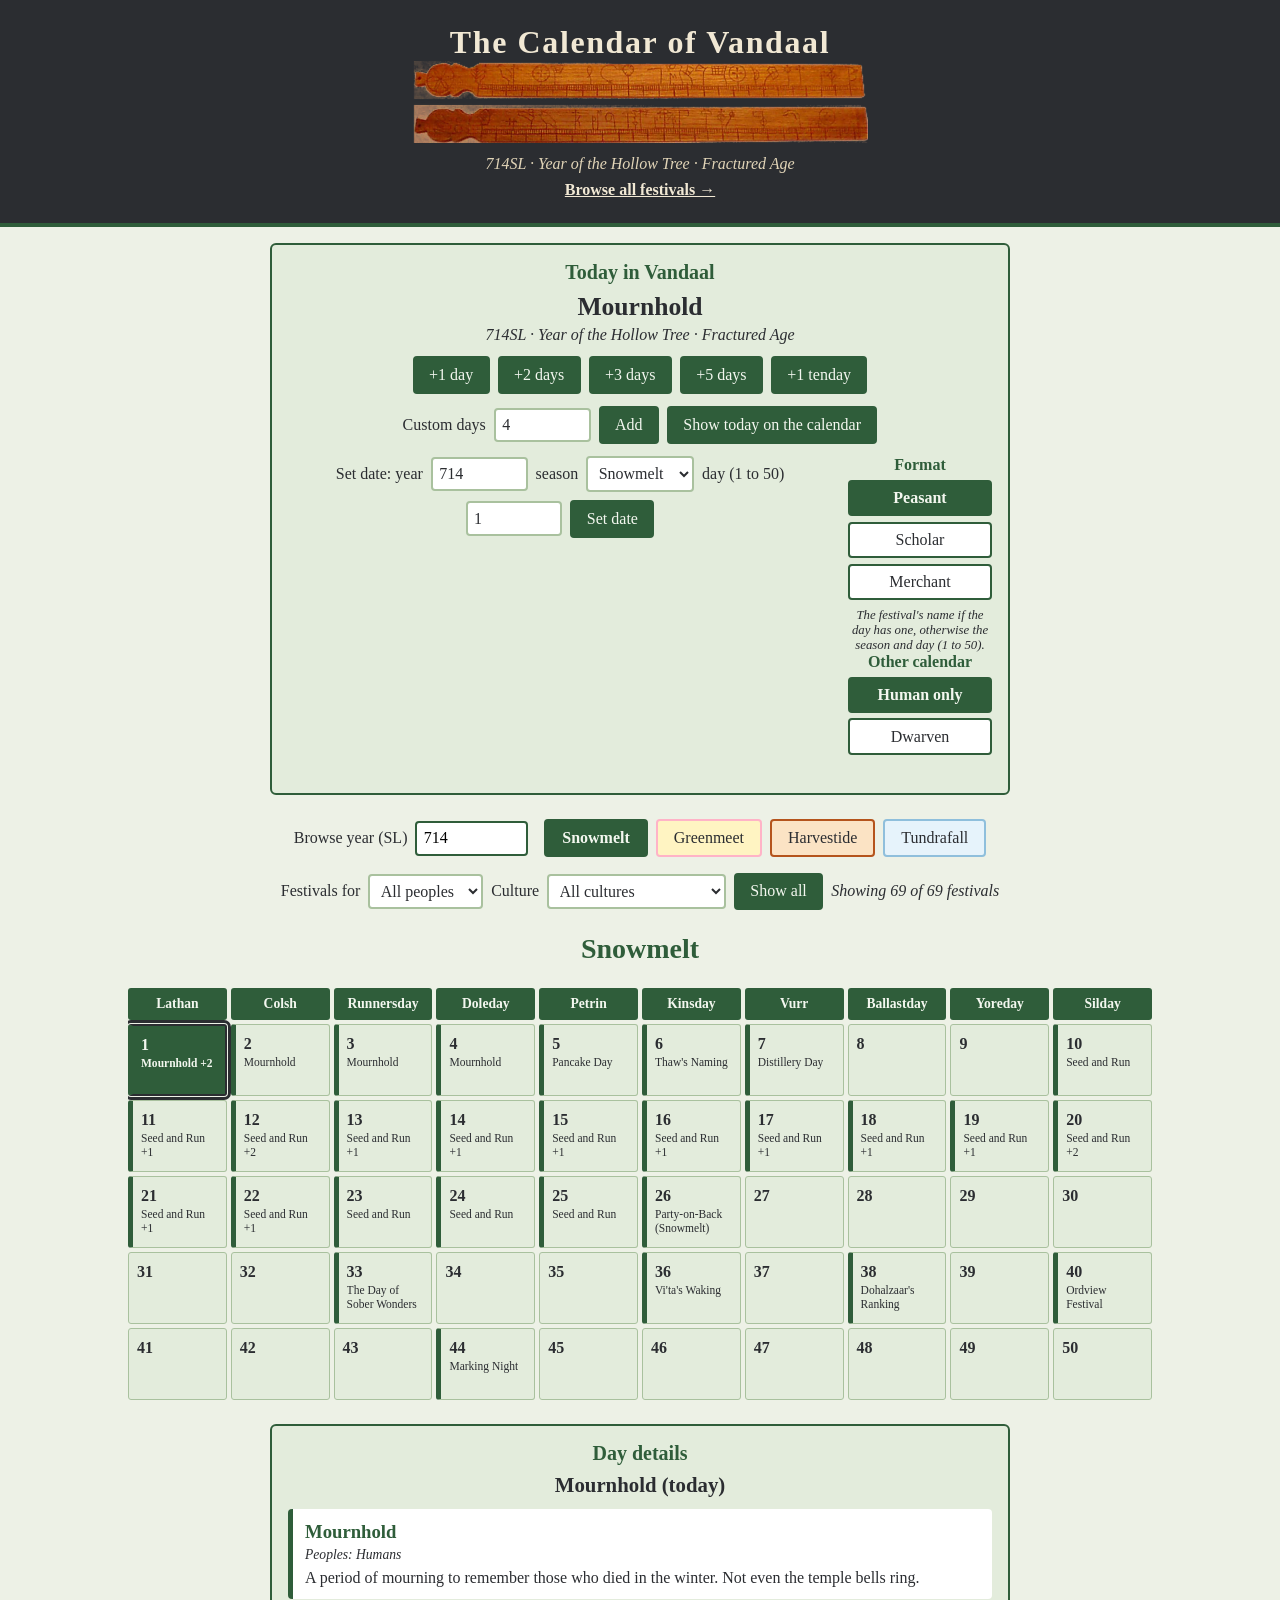
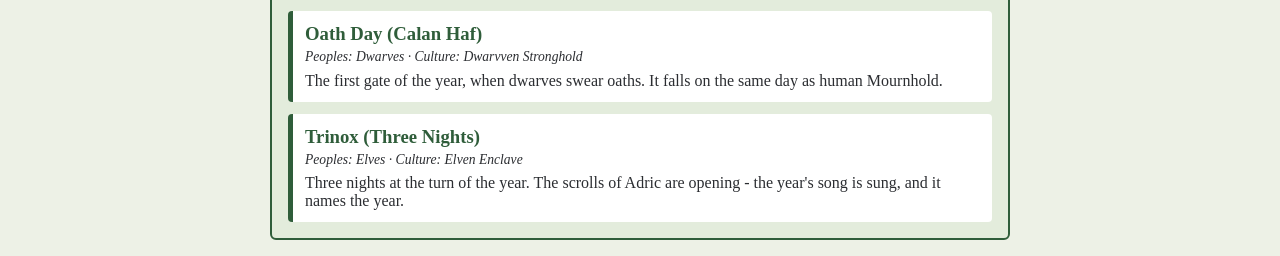
<file: index.html>
<!DOCTYPE html>
<html lang="en">
<head>
  <meta charset="utf-8">
  <meta name="viewport" content="width=device-width, initial-scale=1">
  <title>The Calendar of Vandaal</title>
  <link rel="icon" type="image/png" sizes="32x32" href="favicon-32.png">
  <link rel="icon" type="image/png" sizes="64x64" href="favicon.png">
  <link rel="stylesheet" href="style.css">
  <link rel="stylesheet" href="festivals.css">
</head>
<body data-season="0">
  <header>
    <h1>The Calendar of Vandaal</h1>
    <img class="stave-banner" src="stave-banner.png" width="455" height="82"
     alt="Two carved Norse calendar staves, one for summer and one for winter">
    <p id="year-line" class="subtitle" aria-live="polite"></p>
    <p class="site-nav"><a class="header-link" href="festivals.html">Browse all festivals &rarr;</a></p>
  </header>

  <main>
    <!-- The date tracker: the heart of the site. -->
    <section class="tracker" aria-labelledby="tracker-title">
      <h2 id="tracker-title">Today in Vandaal</h2>
      <p id="today-text" class="today-text" aria-live="polite"></p>
      <p id="today-sub" class="today-sub"></p>
      <p id="today-dwarven" class="today-sub"></p>
      <p id="today-elven" class="today-sub"></p>

      <div id="advance-buttons" class="row"></div>

      <div class="row">
        <label for="custom-days">Custom days</label>
        <input type="number" id="custom-days" min="1" step="1" value="4">
        <button type="button" id="custom-add">Add</button>
        <button type="button" id="go-today">Show today on the calendar</button>
      </div>

      <div class="tracker-tools">
        <div class="set-date-box">
      <div class="row">
        <label for="start-year">Set date: year</label>
        <input type="number" id="start-year" min="1" step="1" value="714">
        <label for="start-season">season</label>
        <select id="start-season"></select>
        <label for="start-day">day (1 to 50)</label>
        <input type="number" id="start-day" min="1" max="50" step="1" value="1">
        <button type="button" id="set-date">Set date</button>
      </div>
        </div>

        <!-- How dates are written everywhere on the page. -->
        <div class="format-box">
          <p id="format-label" class="format-label">Format</p>
          <div id="style-toggle" class="style-toggle" role="group" aria-labelledby="format-label"></div>
          <p id="style-note" class="style-note"></p>

          <p id="calendar-label" class="format-label calendar-group">Other calendar</p>
          <div id="calendar-toggle" class="style-toggle" role="group" aria-labelledby="calendar-label"></div>
        </div>
      </div>

      <p id="tracker-message" class="tracker-message" aria-live="polite"></p>
    </section>

    <div class="controls">
      <div class="year-control">
        <label for="year-input">Browse year (SL)</label>
        <input type="number" id="year-input" min="1" step="1" value="714">
      </div>
      <div id="season-tabs" class="season-tabs"></div>
    </div>

    <!-- Filter the festivals shown on the calendar. -->
    <div class="filters">
      <label for="filter-people">Festivals for</label>
      <select id="filter-people"></select>
      <label for="filter-culture">Culture</label>
      <select id="filter-culture"></select>
      <button type="button" id="filter-clear">Show all</button>
      <span id="filter-count" class="filter-count" aria-live="polite"></span>
    </div>

    <h2 id="season-title"></h2>
    <div class="grid-scroll">
      <div id="season-grid" class="season-grid"></div>
    </div>

    <!-- Details for the day you click. -->
    <section class="day-details" aria-labelledby="details-title">
      <h2 id="details-title">Day details</h2>
      <div id="details-body" aria-live="polite"></div>
    </section>
  </main>

  <script src="calendar-data.js"></script>
  <script src="calendar-logic.js"></script>
  <script src="other-calendars.js"></script>
  <script src="app.js"></script>
</body>
</html>
</file>
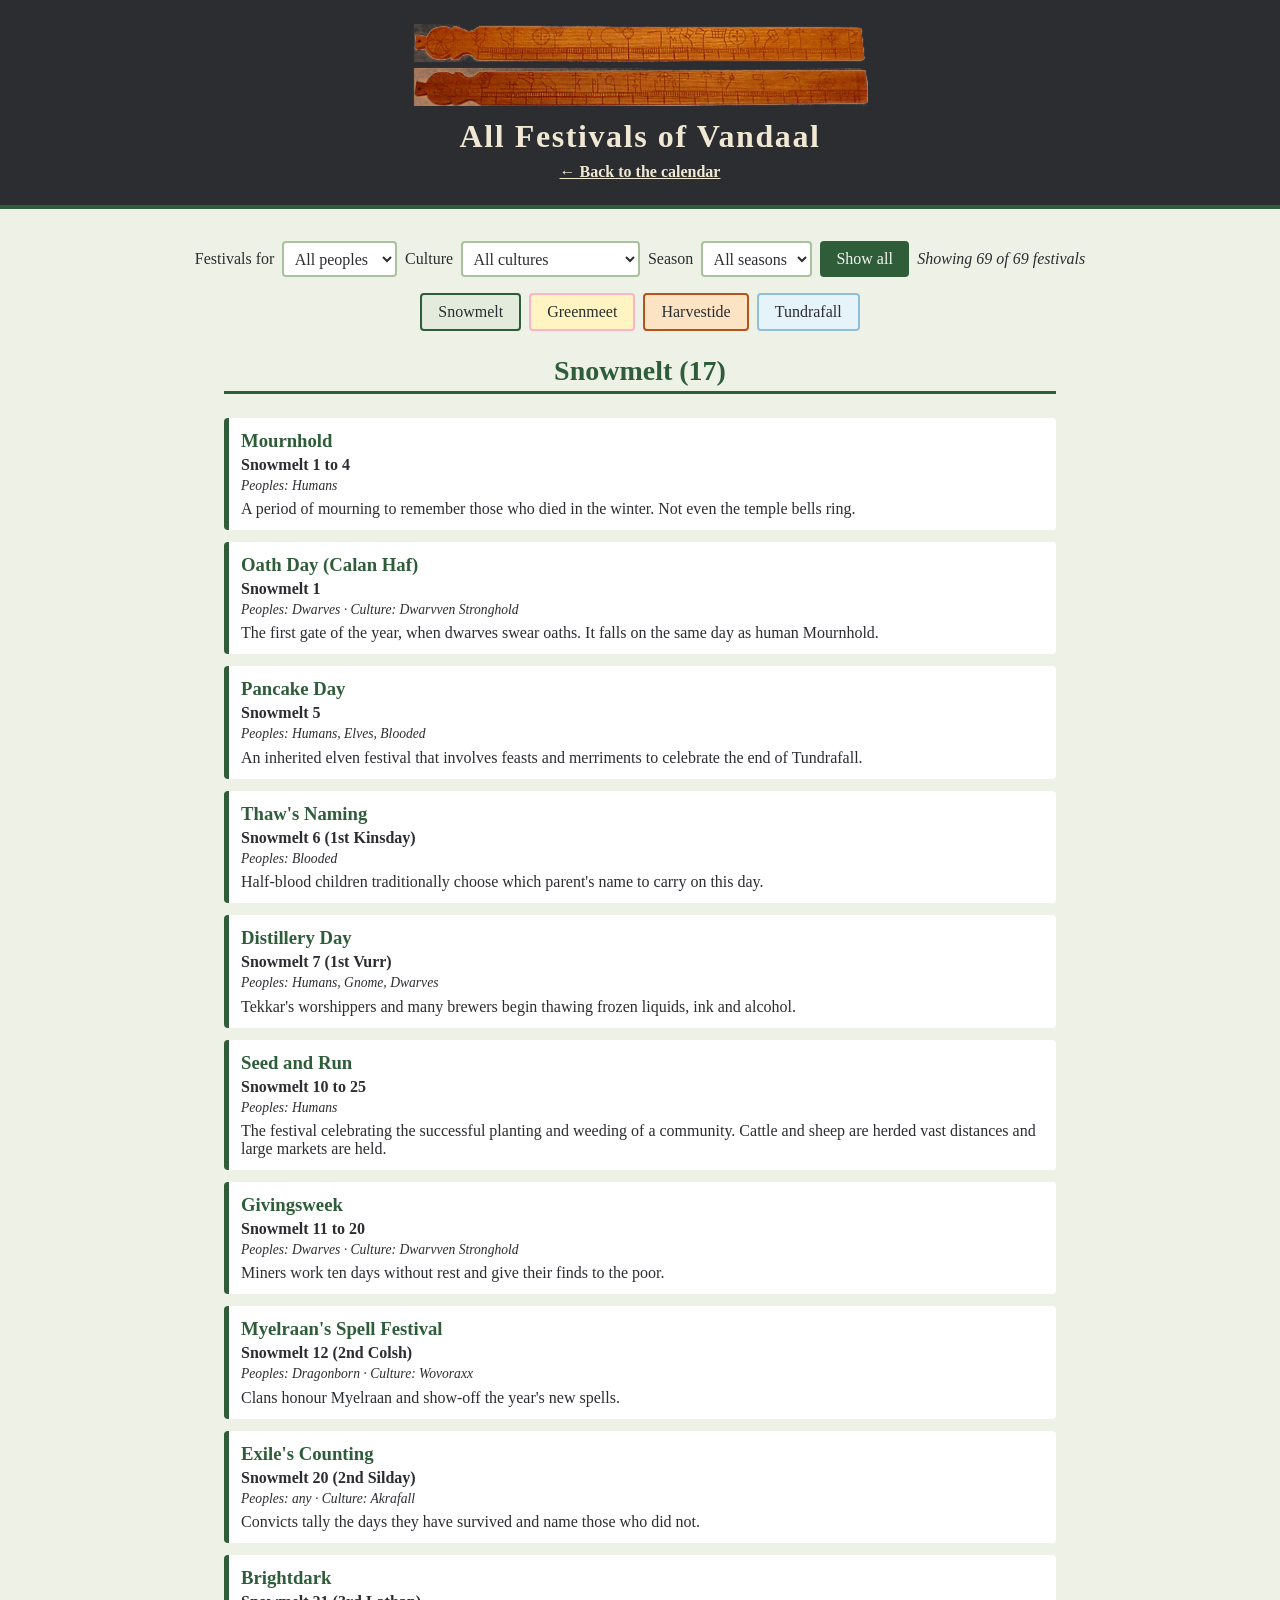
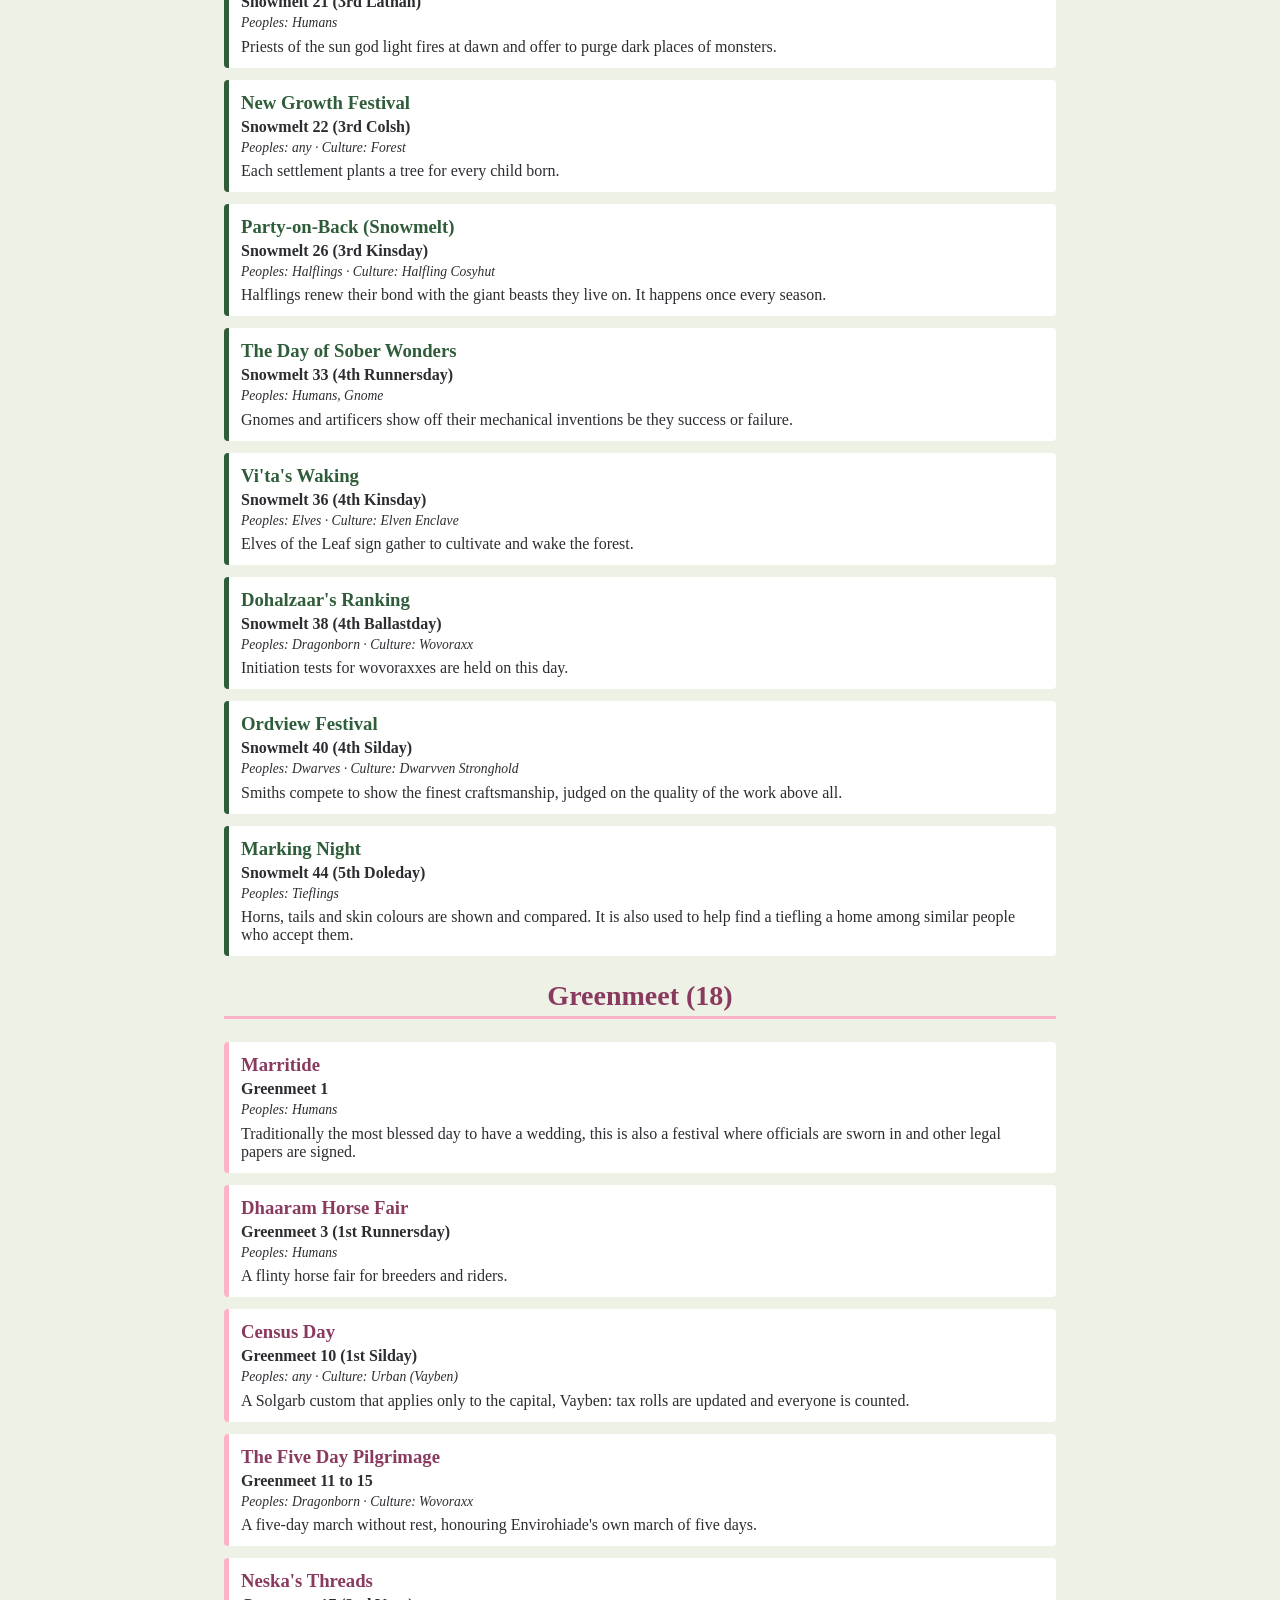
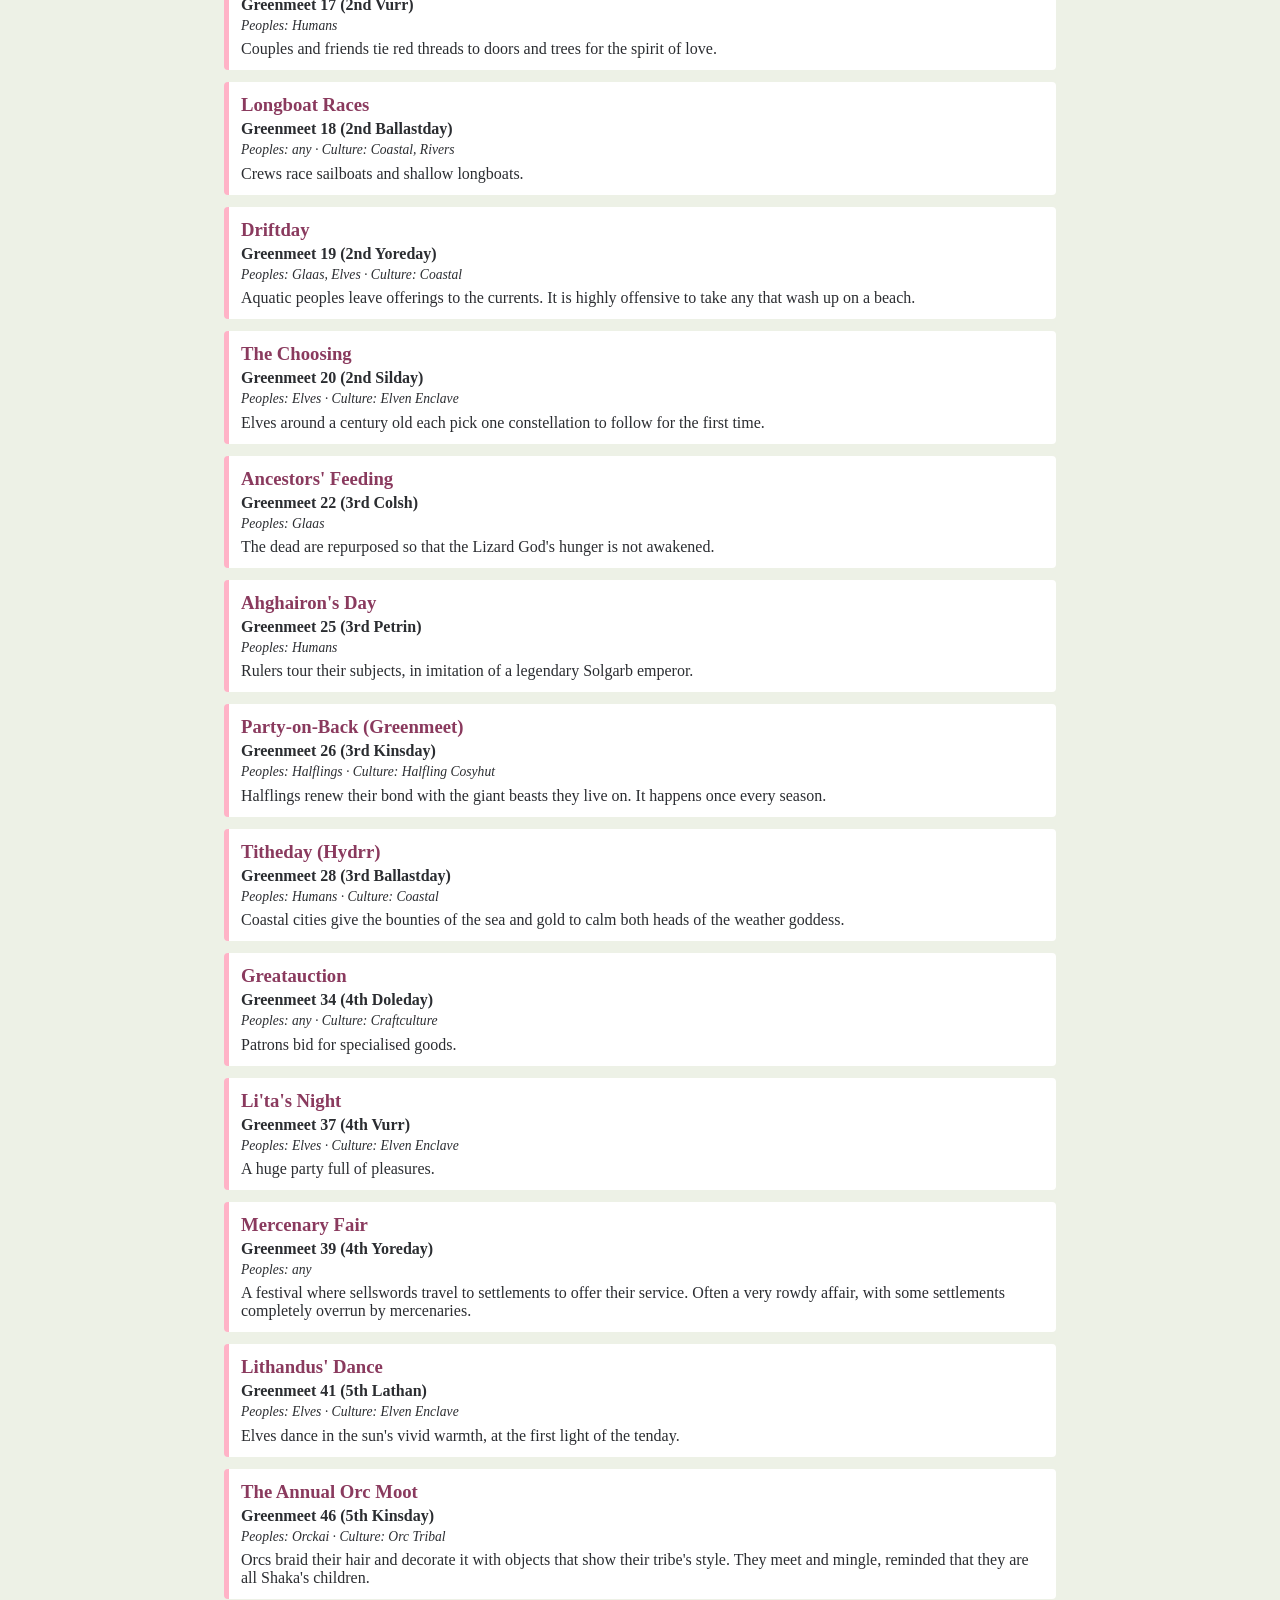
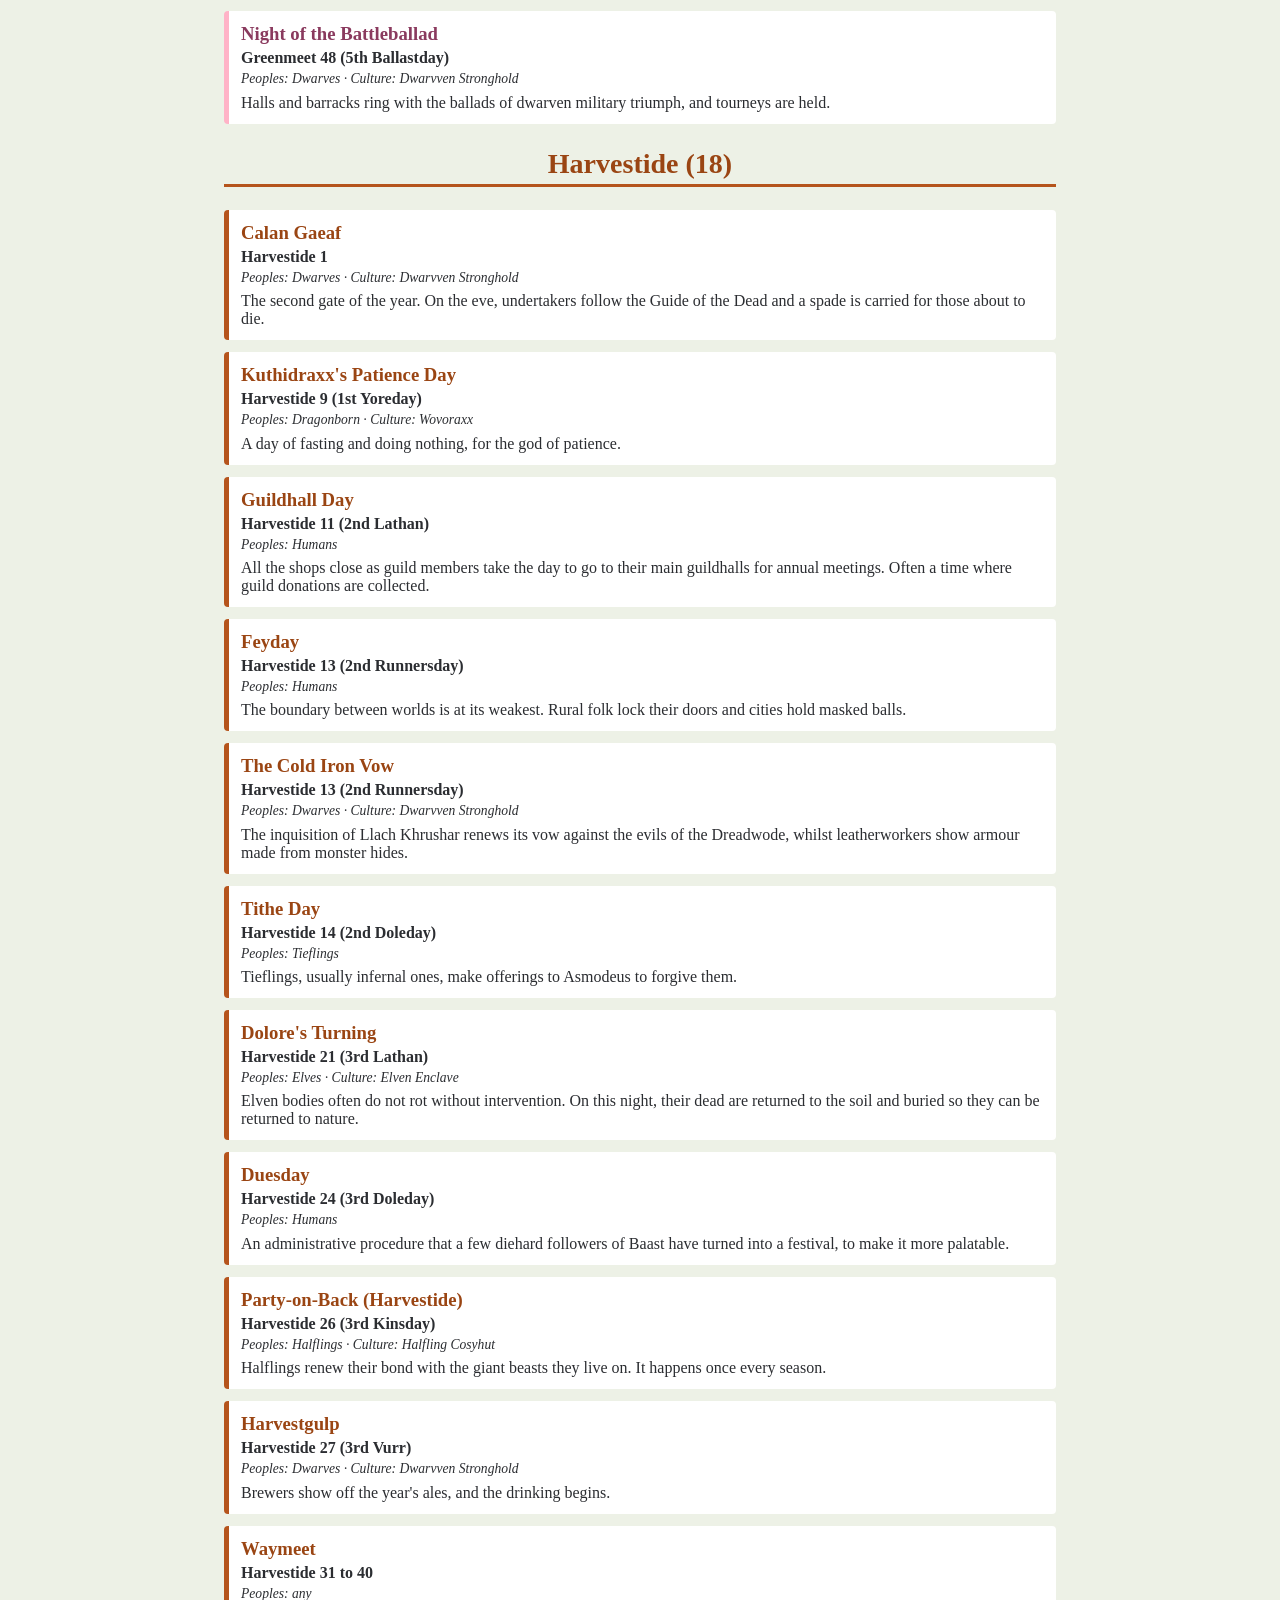
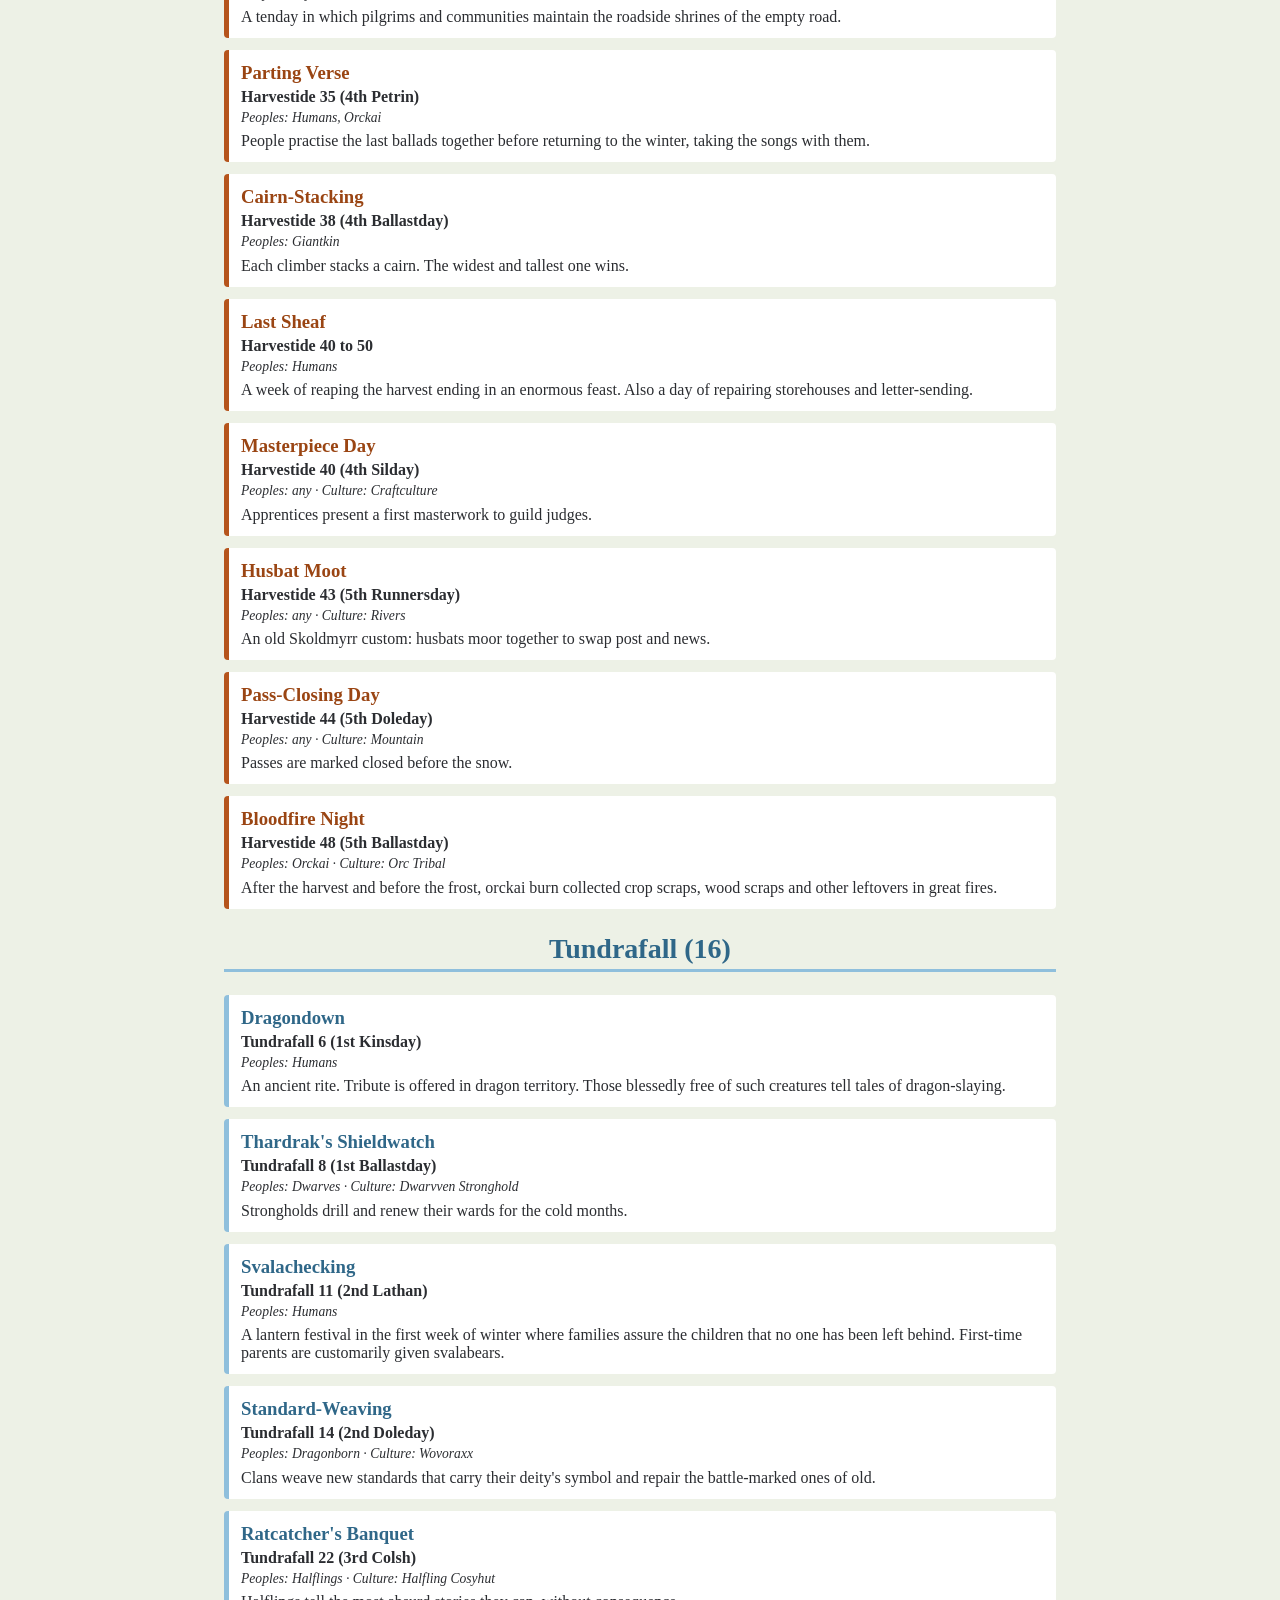
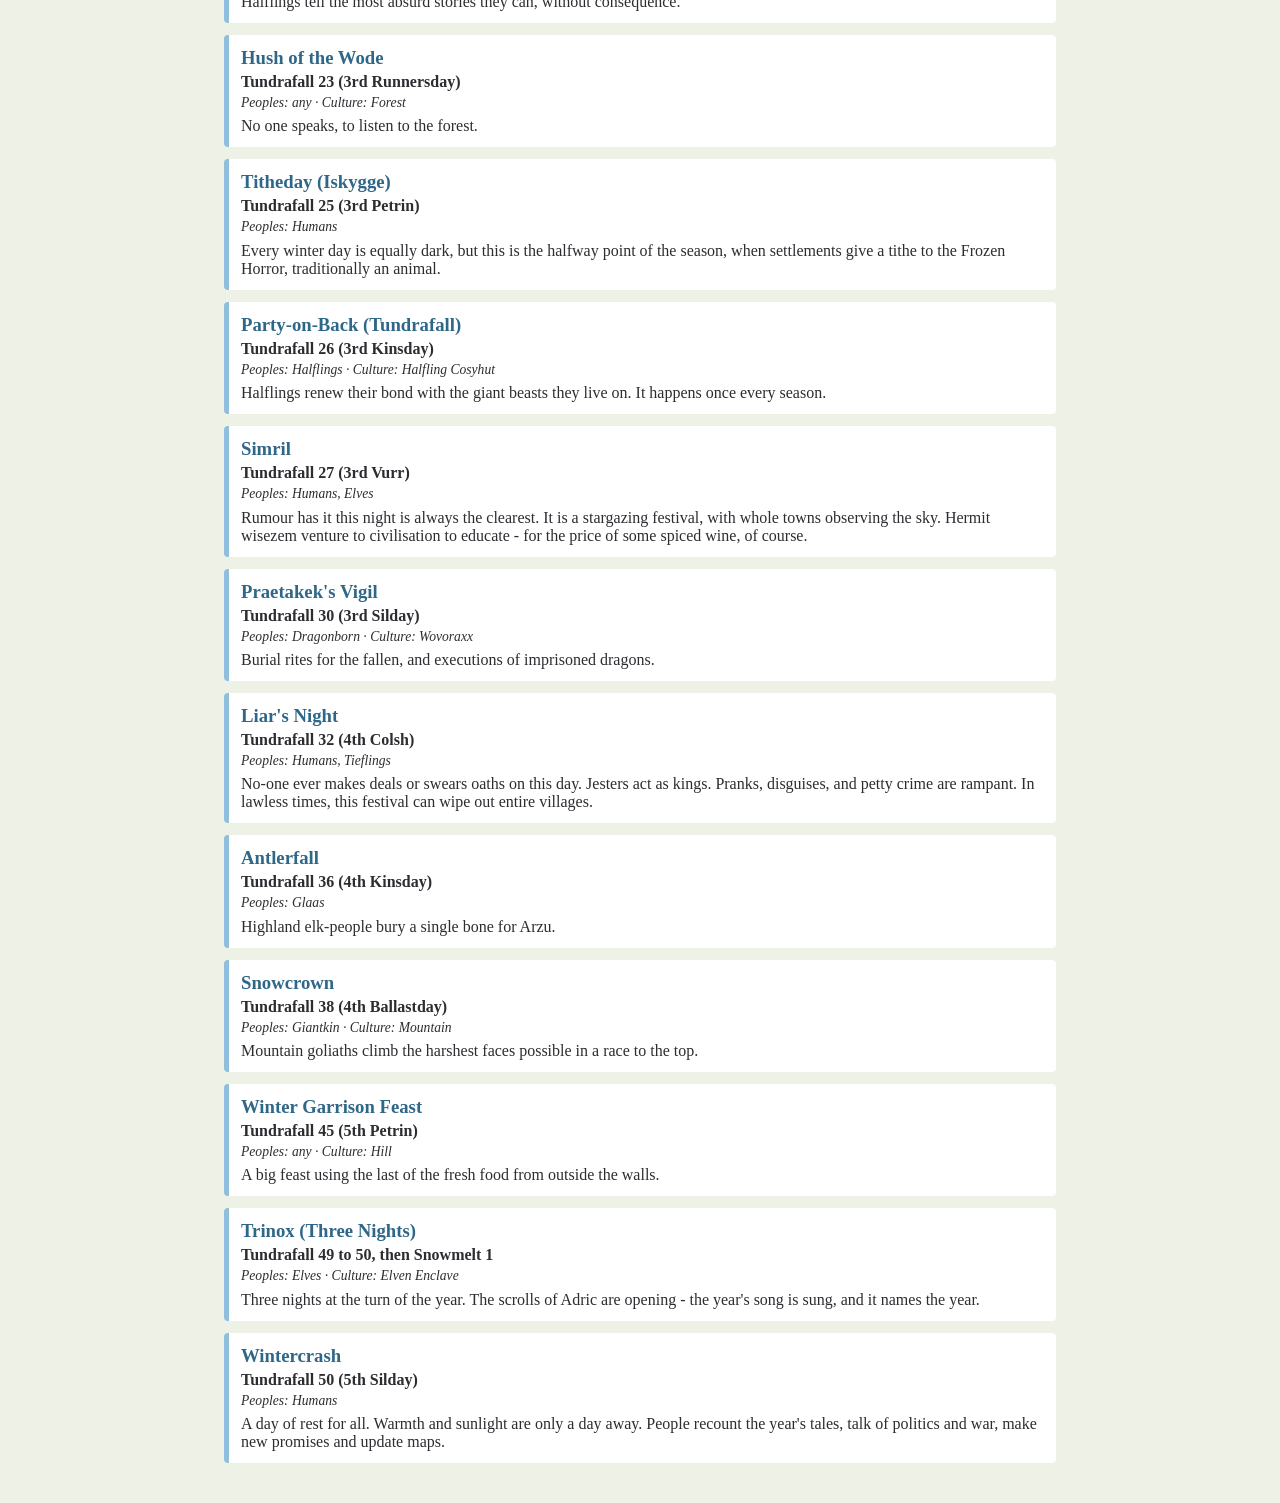
<file: festivals.html>
<!DOCTYPE html>
<html lang="en">
<head>
  <meta charset="utf-8">
  <meta name="viewport" content="width=device-width, initial-scale=1">
  <title>All Festivals | The Calendar of Vandaal</title>
  <link rel="icon" type="image/png" sizes="32x32" href="favicon-32.png">
  <link rel="icon" type="image/png" sizes="64x64" href="favicon.png">
  <link rel="stylesheet" href="style.css">
  <link rel="stylesheet" href="festivals.css">
</head>
<body data-season="0">
  <header>
    <img class="stave-banner" src="stave-banner.png" width="455" height="82"
     alt="Two carved Norse calendar staves, one for summer and one for winter">
    <h1>All Festivals of Vandaal</h1>
    <p class="site-nav"><a class="header-link" href="index.html">&larr; Back to the calendar</a></p>
  </header>

  <main>
    <div class="filters">
      <label for="filter-people">Festivals for</label>
      <select id="filter-people"></select>
      <label for="filter-culture">Culture</label>
      <select id="filter-culture"></select>
      <label for="filter-season">Season</label>
      <select id="filter-season"></select>
      <button type="button" id="filter-clear">Show all</button>
      <span id="filter-count" class="filter-count" aria-live="polite"></span>
    </div>

    <nav id="season-links" class="season-links" aria-label="Jump to a season"></nav>
    <div id="festival-list"></div>
  </main>

  <script src="calendar-data.js"></script>
  <script src="calendar-logic.js"></script>
  <script src="festivals.js"></script>
</body>
</html>
</file>
<file: style.css>
/* style.css: how the calendar looks.

   Each season has its own palette. A palette is a set of named colours
   (variables). The page's <body> carries data-season="0" to "3", and the
   matching block below switches all the colours at once. */

/* Colours that never change. */
:root {
  --iron: #2b2d31;
  --parchment: #f1e8d4;
  --parchment-dark: #e2d5b8;
}

/* Snowmelt: forest and sage greens. */
[data-season="0"] {
  --accent: #2f5d3a;
  --accent-text: #f3f7ef;
  --heading: #2f5d3a;
  --page: #edf1e6;
  --cell: #e3ecdc;
  --cell-hover: #f2f7ee;
  --border: #a9c19e;
}

/* Greenmeet: bright summery pastels. */
[data-season="1"] {
  --accent: #ffb3c7;
  --accent-text: #2b2d31;
  --heading: #8a3a5e;
  --page: #fff9ec;
  --cell: #fff4c2;
  --cell-hover: #fffbe3;
  --border: #8fd9c6;
}

/* Harvestide: warm oranges. */
[data-season="2"] {
  --accent: #b5541c;
  --accent-text: #fff6ea;
  --heading: #9a4513;
  --page: #f8ecd9;
  --cell: #fbe3c4;
  --cell-hover: #fff0dc;
  --border: #e8a766;
}

/* Tundrafall: pale ice blues. */
[data-season="3"] {
  --accent: #8fbfdc;
  --accent-text: #1c2a35;
  --heading: #2f6788;
  --page: #eef5fa;
  --cell: #e6f3fb;
  --cell-hover: #f4fbff;
  --border: #b5d6ea;
}

body {
  margin: 0;
  font-family: Georgia, "Times New Roman", serif;
  background: var(--page);
  color: var(--iron);
}

header {
  background: var(--iron);
  color: var(--parchment);
  padding: 1.5rem 1rem;
  text-align: center;
  border-bottom: 4px solid var(--accent);
}

h1 {
  margin: 0;
  letter-spacing: 0.05em;
}

.subtitle {
  margin: 0.25rem 0 0;
  color: var(--parchment-dark);
  font-style: italic;
}

main {
  max-width: 64rem;
  margin: 0 auto;
  padding: 1rem;
}

/* The year box and the four season tabs. */
.controls {
  display: flex;
  flex-wrap: wrap;
  gap: 1rem;
  align-items: center;
  justify-content: center;
}

.year-control {
  display: flex;
  align-items: center;
  gap: 0.5rem;
}

.year-control input {
  width: 6rem;
  padding: 0.4rem;
  font-size: 1rem;
  font-family: inherit;
  border: 2px solid var(--accent);
  border-radius: 4px;
}

.season-tabs {
  display: flex;
  flex-wrap: wrap;
  gap: 0.5rem;
}

/* Each tab carries its own data-season, so it wears its own season's colours. */
.season-tab {
  font-family: inherit;
  font-size: 1rem;
  padding: 0.5rem 1rem;
  background: var(--cell);
  color: var(--iron);
  border: 2px solid var(--accent);
  border-radius: 4px;
  cursor: pointer;
}

.season-tab:hover {
  background: var(--cell-hover);
}

/* The season you are looking at fills in solid. */
.season-tab[aria-pressed="true"] {
  background: var(--accent);
  color: var(--accent-text);
  font-weight: bold;
}

h2 {
  text-align: center;
  font-size: 1.75rem;
  color: var(--heading);
}

/* On a narrow phone the 10 columns do not fit, so this box scrolls sideways. */
.grid-scroll {
  overflow-x: auto;
}

.season-grid {
  display: grid;
  grid-template-columns: repeat(10, minmax(4.5rem, 1fr));
  gap: 4px;
  min-width: 46rem;
}

.weekday-header {
  background: var(--accent);
  color: var(--accent-text);
  padding: 0.5rem 0.25rem;
  text-align: center;
  font-size: 0.85rem;
  font-weight: bold;
  border-radius: 3px;
}

.day {
  background: var(--cell);
  border: 1px solid var(--border);
  border-radius: 3px;
  padding: 0.6rem 0.5rem;
  min-height: 3.5rem;
}

.day:hover {
  background: var(--cell-hover);
  border-color: var(--accent);
}

/* ---------------------------------------------------------------
   Phase 8: the date tracker
   --------------------------------------------------------------- */
.tracker {
  max-width: 44rem;
  margin: 0 auto 1.5rem;
  padding: 1rem;
  background: var(--cell);
  border: 2px solid var(--accent);
  border-radius: 6px;
}

.tracker h2 {
  margin: 0 0 0.5rem;
  font-size: 1.25rem;
  text-align: center;
  color: var(--heading);
}

.today-text {
  margin: 0.25rem 0;
  text-align: center;
  font-size: 1.6rem;
  font-weight: bold;
}

.today-sub {
  margin: 0 0 0.75rem;
  text-align: center;
  font-style: italic;
}

.tracker .row {
  display: flex;
  flex-wrap: wrap;
  gap: 0.5rem;
  align-items: center;
  justify-content: center;
  margin-bottom: 0.75rem;
}

.tracker input,
.tracker select {
  padding: 0.4rem;
  font-size: 1rem;
  font-family: inherit;
  color: var(--iron);
  background: #ffffff;
  border: 2px solid var(--border);
  border-radius: 4px;
}

.tracker input[type="number"] {
  width: 5rem;
}

.tracker button {
  padding: 0.5rem 0.9rem;
  font-size: 1rem;
  font-family: inherit;
  color: var(--accent-text);
  background: var(--accent);
  border: 2px solid var(--accent);
  border-radius: 4px;
  cursor: pointer;
}

.tracker button:hover {
  filter: brightness(0.92);
}

.tracker-message {
  min-height: 1.4em;
  margin: 0;
  text-align: center;
}

/* The current date, highlighted on the grid. */
.day.today {
  background: var(--accent);
  color: var(--accent-text);
  font-weight: bold;
  border: 2px solid var(--iron);
}

/* ---------------------------------------------------------------
   Phase 7: festivals, filters and day details
   --------------------------------------------------------------- */
/* Each day is now a button, so it can be clicked or reached with the keyboard. */
.day {
  display: flex;
  flex-direction: column;
  gap: 0.2rem;
  width: 100%;
  min-height: 4.5rem;
  font: inherit;
  color: var(--iron);
  text-align: left;
  cursor: pointer;
}

.day-number {
  font-weight: bold;
}

/* A day with a festival gets a thick coloured edge and a small label. */
.day.has-festival {
  border-left: 5px solid var(--accent);
}

.festival-label {
  display: -webkit-box;
  -webkit-line-clamp: 3;
  -webkit-box-orient: vertical;
  overflow: hidden;
  font-size: 0.72rem;
  line-height: 1.2;
}

/* Today's date keeps its solid highlight. */
.day.today {
  color: var(--accent-text);
}

/* The day whose details are showing. */
.day.selected {
  outline: 3px solid var(--iron);
  outline-offset: 1px;
}

.day:focus-visible {
  outline: 3px solid var(--heading);
  outline-offset: 2px;
}

.filters {
  display: flex;
  flex-wrap: wrap;
  gap: 0.5rem;
  align-items: center;
  justify-content: center;
  margin: 1rem 0 0;
}

.filters select {
  padding: 0.4rem;
  font-size: 1rem;
  font-family: inherit;
  color: var(--iron);
  background: #ffffff;
  border: 2px solid var(--border);
  border-radius: 4px;
}

.filters button {
  padding: 0.45rem 0.9rem;
  font-size: 1rem;
  font-family: inherit;
  color: var(--accent-text);
  background: var(--accent);
  border: 2px solid var(--accent);
  border-radius: 4px;
  cursor: pointer;
}

.filter-count {
  font-style: italic;
}

.day-details {
  max-width: 44rem;
  margin: 1.5rem auto 0;
  padding: 1rem;
  background: var(--cell);
  border: 2px solid var(--accent);
  border-radius: 6px;
}

.day-details h2 {
  margin: 0 0 0.5rem;
  font-size: 1.25rem;
  text-align: center;
  color: var(--heading);
}

.details-date {
  margin: 0 0 0.75rem;
  text-align: center;
  font-size: 1.3rem;
  font-weight: bold;
}

.festival-card {
  margin-top: 0.75rem;
  padding: 0.75rem;
  background: #ffffff;
  border-left: 5px solid var(--accent);
  border-radius: 4px;
}

.festival-card h3 {
  margin: 0 0 0.25rem;
  color: var(--heading);
}

.festival-meta {
  margin: 0 0 0.4rem;
  font-size: 0.85rem;
  font-style: italic;
}

.festival-card p:last-child {
  margin: 0;
}

/* ---------------------------------------------------------------
   Phase 7, part 2: the date-style toggle and the table of styles
   --------------------------------------------------------------- */
/* The set-date box with the Format buttons on its right. */
.tracker-tools {
  display: flex;
  flex-wrap: wrap;
  gap: 1rem;
  align-items: flex-start;
  justify-content: center;
}

.set-date-box {
  flex: 1 1 24rem;
}

.format-box {
  flex: 0 0 9rem;
  text-align: center;
}

.format-label {
  margin: 0 0 0.35rem;
  font-weight: bold;
  color: var(--heading);
}

/* The three buttons stack underneath the label. */
.style-toggle {
  display: flex;
  flex-direction: column;
  gap: 0.35rem;
}

/* ".tracker .style-button" beats the general ".tracker button" rule. */
.tracker .style-button {
  width: 100%;
  padding: 0.45rem 0.5rem;
  color: var(--iron);
  background: #ffffff;
  border: 2px solid var(--accent);
}

.tracker .style-button:hover {
  background: var(--cell-hover);
  filter: none;
}

/* The style in use fills in solid. */
.tracker .style-button[aria-pressed="true"] {
  color: var(--accent-text);
  background: var(--accent);
  font-weight: bold;
}

.style-note {
  margin: 0.5rem 0 0;
  font-size: 0.8rem;
  font-style: italic;
}

.format-table {
  width: 100%;
  margin: 0 0 0.75rem;
  border-collapse: collapse;
  background: #ffffff;
}

.format-table th,
.format-table td {
  padding: 0.35rem 0.6rem;
  text-align: left;
  border: 1px solid var(--border);
}

.format-table th {
  width: 6.5rem;
  color: var(--heading);
}

/* A small heading inside the Day details box, such as "Dwarven calendar". */
.details-subhead {
  margin: 0.75rem 0 0.25rem;
  font-size: 1rem;
  color: var(--heading);
}
/* The carved calendar staves at the top of each page. */
.stave-banner {
  display: block;
  width: 100%;
  max-width: 455px;
  height: auto;
  margin: 0 auto 0.75rem;
}
</file>
<file: festivals.css>
/* festivals.css: styles for the "All festivals" page and the link to it.
   Both index.html and festivals.html load this file. */

.site-nav {
  margin: 0.5rem 0 0;
}

.header-link {
  color: var(--parchment);
  font-weight: bold;
}

.header-link:hover {
  color: var(--accent);
}

/* The four jump links under the filters. */
.season-links {
  display: flex;
  flex-wrap: wrap;
  gap: 0.5rem;
  justify-content: center;
  margin: 1rem 0;
}

.season-link {
  padding: 0.5rem 1rem;
  color: var(--iron);
  background: var(--cell);
  border: 2px solid var(--accent);
  border-radius: 4px;
  text-decoration: none;
}

.season-link:hover {
  background: var(--cell-hover);
}

/* One block per season, wearing that season's colours (set by data-season). */
.season-section {
  max-width: 52rem;
  margin: 1.5rem auto;
}

.season-section h2 {
  padding-bottom: 0.25rem;
  border-bottom: 3px solid var(--accent);
}

.festival-when {
  margin: 0 0 0.25rem;
  font-weight: bold;
}

.empty-message {
  text-align: center;
  font-style: italic;
}
</file>
